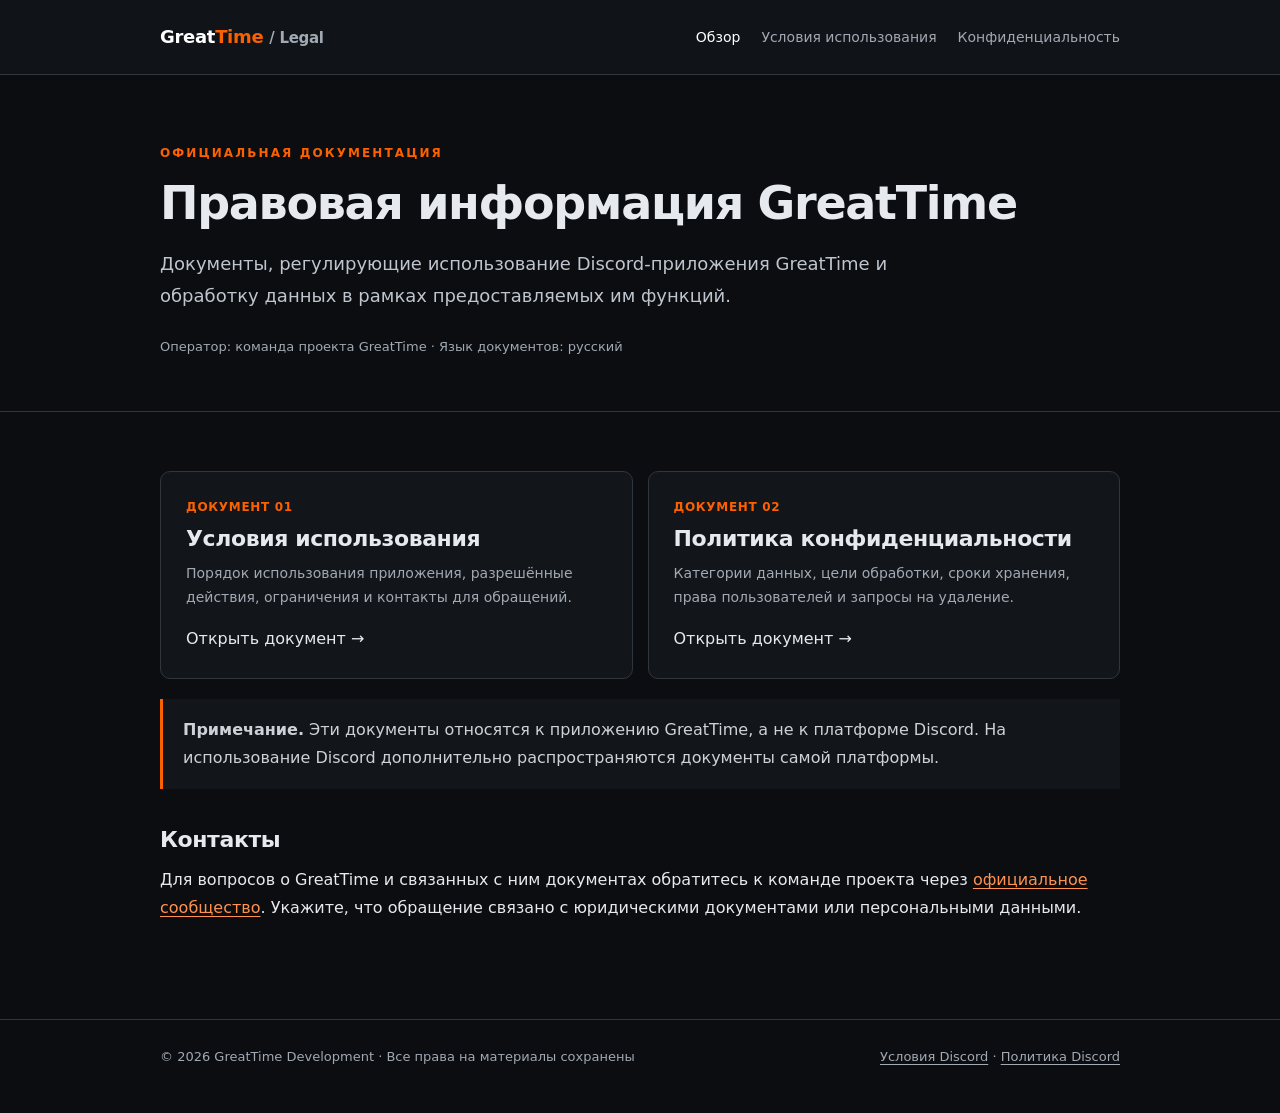
<file: index.html>
<!doctype html><html lang="ru"><head><meta charset="utf-8"><meta name="viewport" content="width=device-width,initial-scale=1"><meta name="description" content="Официальные юридические документы приложения GreatTime для Discord."><title>GreatTime — Правовая информация</title><link rel="stylesheet" href="style.css"></head><body><header class="top"><div class="wrap"><a class="brand" href="index.html">Great<span>Time</span> <small> / Legal</small></a><nav aria-label="Основная навигация"><a aria-current="page" href="index.html">Обзор</a><a href="terms.html">Условия использования</a><a href="privacy.html">Конфиденциальность</a></nav></div></header><main><section class="hero"><div class="wrap"><div class="eyebrow">Официальная документация</div><h1>Правовая информация GreatTime</h1><p class="lead">Документы, регулирующие использование Discord-приложения GreatTime и обработку данных в рамках предоставляемых им функций.</p><p class="meta">Оператор: команда проекта GreatTime · Язык документов: русский</p></div></section><section class="content wrap"><div class="cards"><a class="card" href="terms.html"><div class="tag">Документ 01</div><h2>Условия использования</h2><p>Порядок использования приложения, разрешённые действия, ограничения и контакты для обращений.</p><span>Открыть документ →</span></a><a class="card" href="privacy.html"><div class="tag">Документ 02</div><h2>Политика конфиденциальности</h2><p>Категории данных, цели обработки, сроки хранения, права пользователей и запросы на удаление.</p><span>Открыть документ →</span></a></div><div class="notice"><strong>Примечание.</strong> Эти документы относятся к приложению GreatTime, а не к платформе Discord. На использование Discord дополнительно распространяются документы самой платформы.</div><h2>Контакты</h2><p>Для вопросов о GreatTime и связанных с ним документах обратитесь к команде проекта через <a href="https://discord.gg/greattime" rel="noopener noreferrer">официальное сообщество</a>. Укажите, что обращение связано с юридическими документами или персональными данными.</p></section></main><footer class="footer"><div class="wrap"><span>© 2026 GreatTime Development · Все права на материалы сохранены</span><span><a href="https://discord.com/terms">Условия Discord</a> · <a href="https://discord.com/privacy">Политика Discord</a></span></div></footer></body></html>
</file>
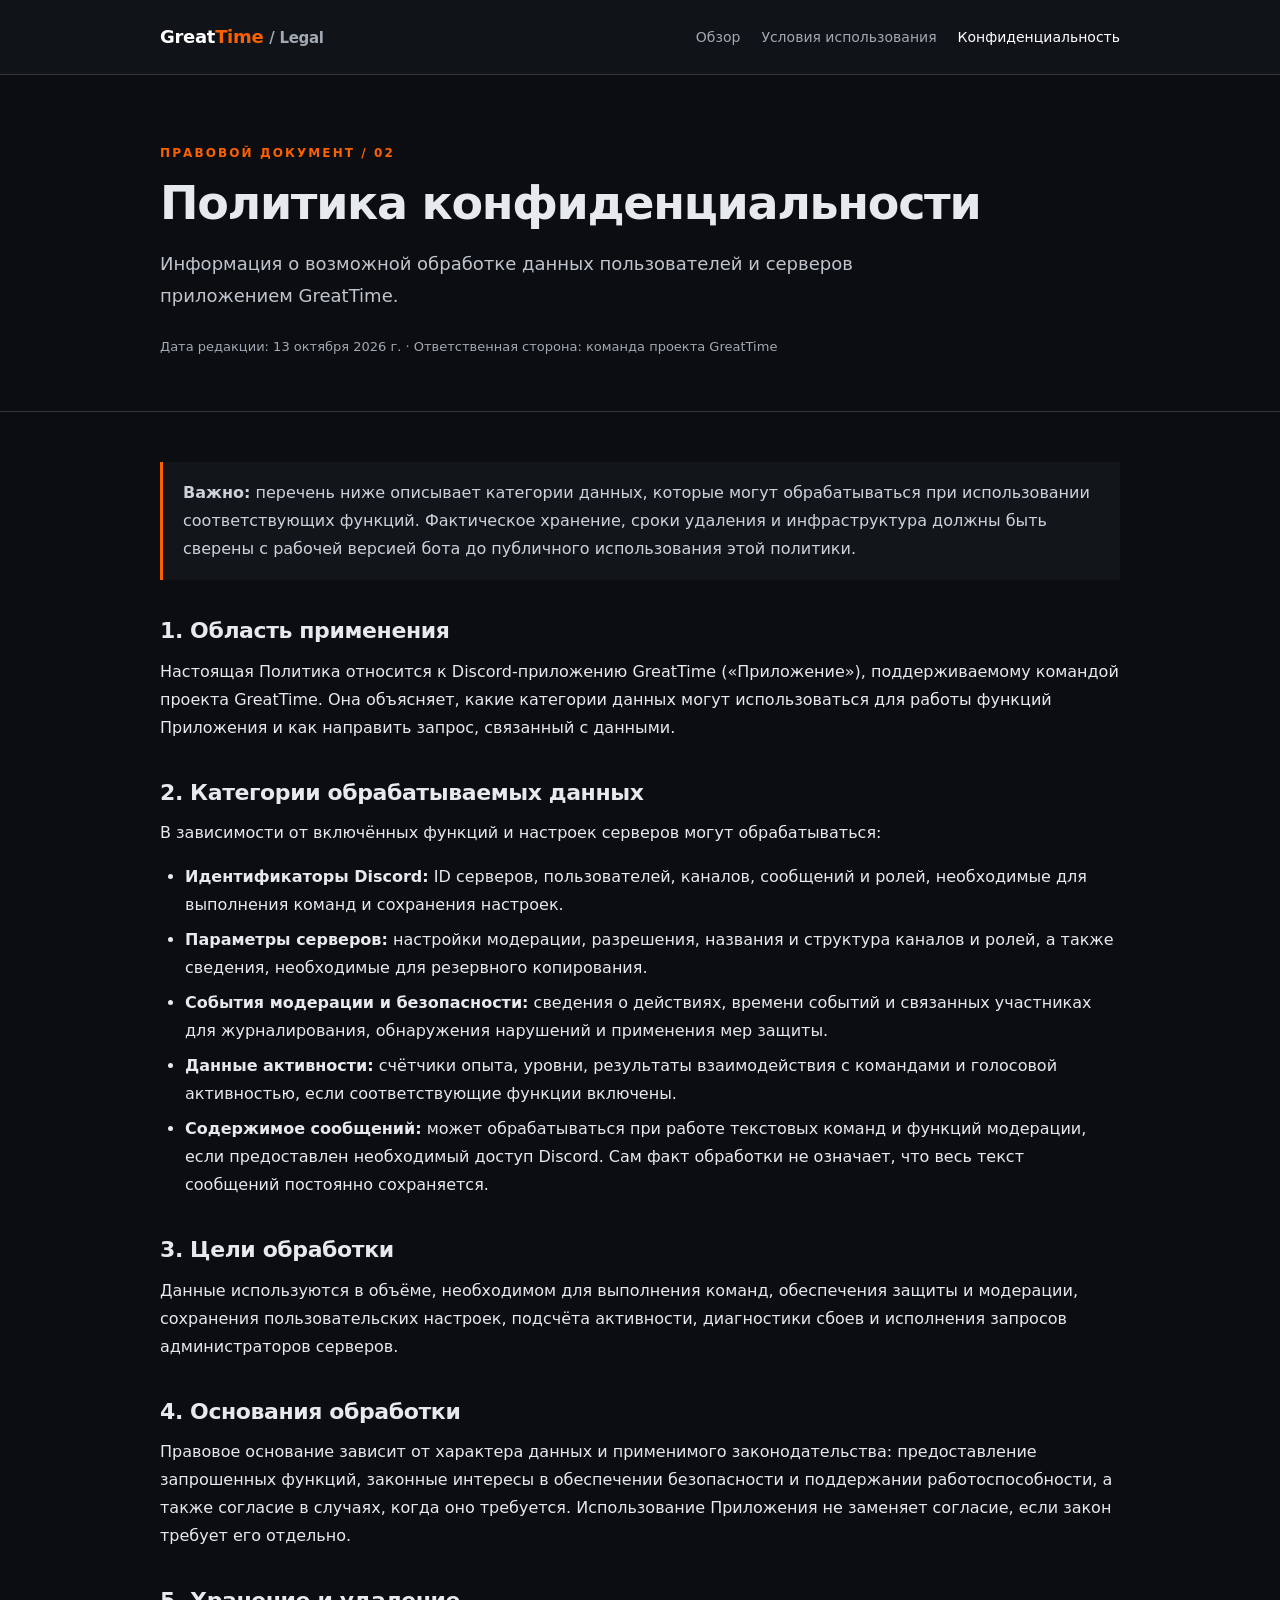
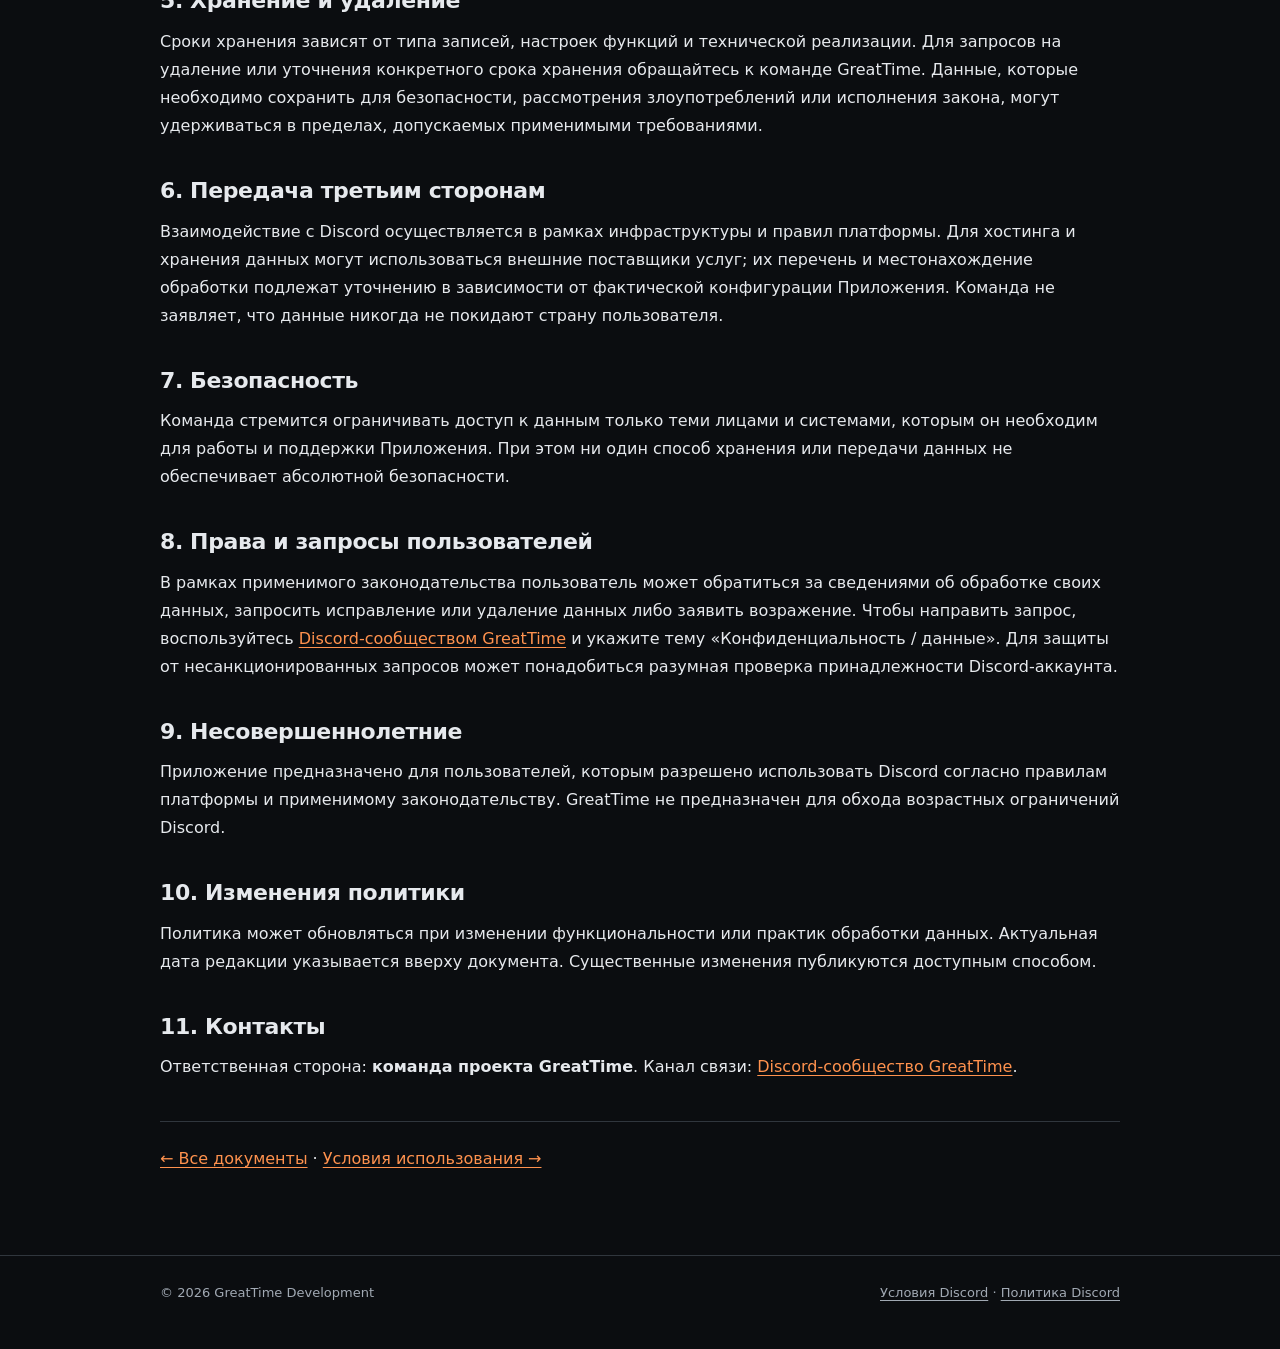
<file: privacy.html>
<!doctype html><html lang="ru"><head><meta charset="utf-8"><meta name="viewport" content="width=device-width,initial-scale=1"><meta name="description" content="Политика конфиденциальности Discord-приложения GreatTime."><title>Политика конфиденциальности — GreatTime</title><link rel="stylesheet" href="style.css"></head><body><header class="top"><div class="wrap"><a class="brand" href="index.html">Great<span>Time</span> <small> / Legal</small></a><nav aria-label="Основная навигация"><a href="index.html">Обзор</a><a href="terms.html">Условия использования</a><a aria-current="page" href="privacy.html">Конфиденциальность</a></nav></div></header><main><section class="hero"><div class="wrap"><div class="eyebrow">Правовой документ / 02</div><h1>Политика конфиденциальности</h1><p class="lead">Информация о возможной обработке данных пользователей и серверов приложением GreatTime.</p><p class="meta">Дата редакции: 13 октября 2026 г. · Ответственная сторона: команда проекта GreatTime</p></div></section><article class="content wrap"><div class="notice"><strong>Важно:</strong> перечень ниже описывает категории данных, которые могут обрабатываться при использовании соответствующих функций. Фактическое хранение, сроки удаления и инфраструктура должны быть сверены с рабочей версией бота до публичного использования этой политики.</div><h2>1. Область применения</h2><p>Настоящая Политика относится к Discord-приложению GreatTime («Приложение»), поддерживаемому командой проекта GreatTime. Она объясняет, какие категории данных могут использоваться для работы функций Приложения и как направить запрос, связанный с данными.</p><h2>2. Категории обрабатываемых данных</h2><p>В зависимости от включённых функций и настроек серверов могут обрабатываться:</p><ul><li><strong>Идентификаторы Discord:</strong> ID серверов, пользователей, каналов, сообщений и ролей, необходимые для выполнения команд и сохранения настроек.</li><li><strong>Параметры серверов:</strong> настройки модерации, разрешения, названия и структура каналов и ролей, а также сведения, необходимые для резервного копирования.</li><li><strong>События модерации и безопасности:</strong> сведения о действиях, времени событий и связанных участниках для журналирования, обнаружения нарушений и применения мер защиты.</li><li><strong>Данные активности:</strong> счётчики опыта, уровни, результаты взаимодействия с командами и голосовой активностью, если соответствующие функции включены.</li><li><strong>Содержимое сообщений:</strong> может обрабатываться при работе текстовых команд и функций модерации, если предоставлен необходимый доступ Discord. Сам факт обработки не означает, что весь текст сообщений постоянно сохраняется.</li></ul><h2>3. Цели обработки</h2><p>Данные используются в объёме, необходимом для выполнения команд, обеспечения защиты и модерации, сохранения пользовательских настроек, подсчёта активности, диагностики сбоев и исполнения запросов администраторов серверов.</p><h2>4. Основания обработки</h2><p>Правовое основание зависит от характера данных и применимого законодательства: предоставление запрошенных функций, законные интересы в обеспечении безопасности и поддержании работоспособности, а также согласие в случаях, когда оно требуется. Использование Приложения не заменяет согласие, если закон требует его отдельно.</p><h2>5. Хранение и удаление</h2><p>Сроки хранения зависят от типа записей, настроек функций и технической реализации. Для запросов на удаление или уточнения конкретного срока хранения обращайтесь к команде GreatTime. Данные, которые необходимо сохранить для безопасности, рассмотрения злоупотреблений или исполнения закона, могут удерживаться в пределах, допускаемых применимыми требованиями.</p><h2>6. Передача третьим сторонам</h2><p>Взаимодействие с Discord осуществляется в рамках инфраструктуры и правил платформы. Для хостинга и хранения данных могут использоваться внешние поставщики услуг; их перечень и местонахождение обработки подлежат уточнению в зависимости от фактической конфигурации Приложения. Команда не заявляет, что данные никогда не покидают страну пользователя.</p><h2>7. Безопасность</h2><p>Команда стремится ограничивать доступ к данным только теми лицами и системами, которым он необходим для работы и поддержки Приложения. При этом ни один способ хранения или передачи данных не обеспечивает абсолютной безопасности.</p><h2>8. Права и запросы пользователей</h2><p>В рамках применимого законодательства пользователь может обратиться за сведениями об обработке своих данных, запросить исправление или удаление данных либо заявить возражение. Чтобы направить запрос, воспользуйтесь <a href="https://discord.gg/greattime" rel="noopener noreferrer">Discord-сообществом GreatTime</a> и укажите тему «Конфиденциальность / данные». Для защиты от несанкционированных запросов может понадобиться разумная проверка принадлежности Discord-аккаунта.</p><h2>9. Несовершеннолетние</h2><p>Приложение предназначено для пользователей, которым разрешено использовать Discord согласно правилам платформы и применимому законодательству. GreatTime не предназначен для обхода возрастных ограничений Discord.</p><h2>10. Изменения политики</h2><p>Политика может обновляться при изменении функциональности или практик обработки данных. Актуальная дата редакции указывается вверху документа. Существенные изменения публикуются доступным способом.</p><h2>11. Контакты</h2><p>Ответственная сторона: <strong>команда проекта GreatTime</strong>. Канал связи: <a href="https://discord.gg/greattime" rel="noopener noreferrer">Discord-сообщество GreatTime</a>.</p><div class="contact"><a href="index.html">← Все документы</a> · <a href="terms.html">Условия использования →</a></div></article></main><footer class="footer"><div class="wrap"><span>© 2026 GreatTime Development</span><span><a href="https://discord.com/terms">Условия Discord</a> · <a href="https://discord.com/privacy">Политика Discord</a></span></div></footer></body></html>
</file>
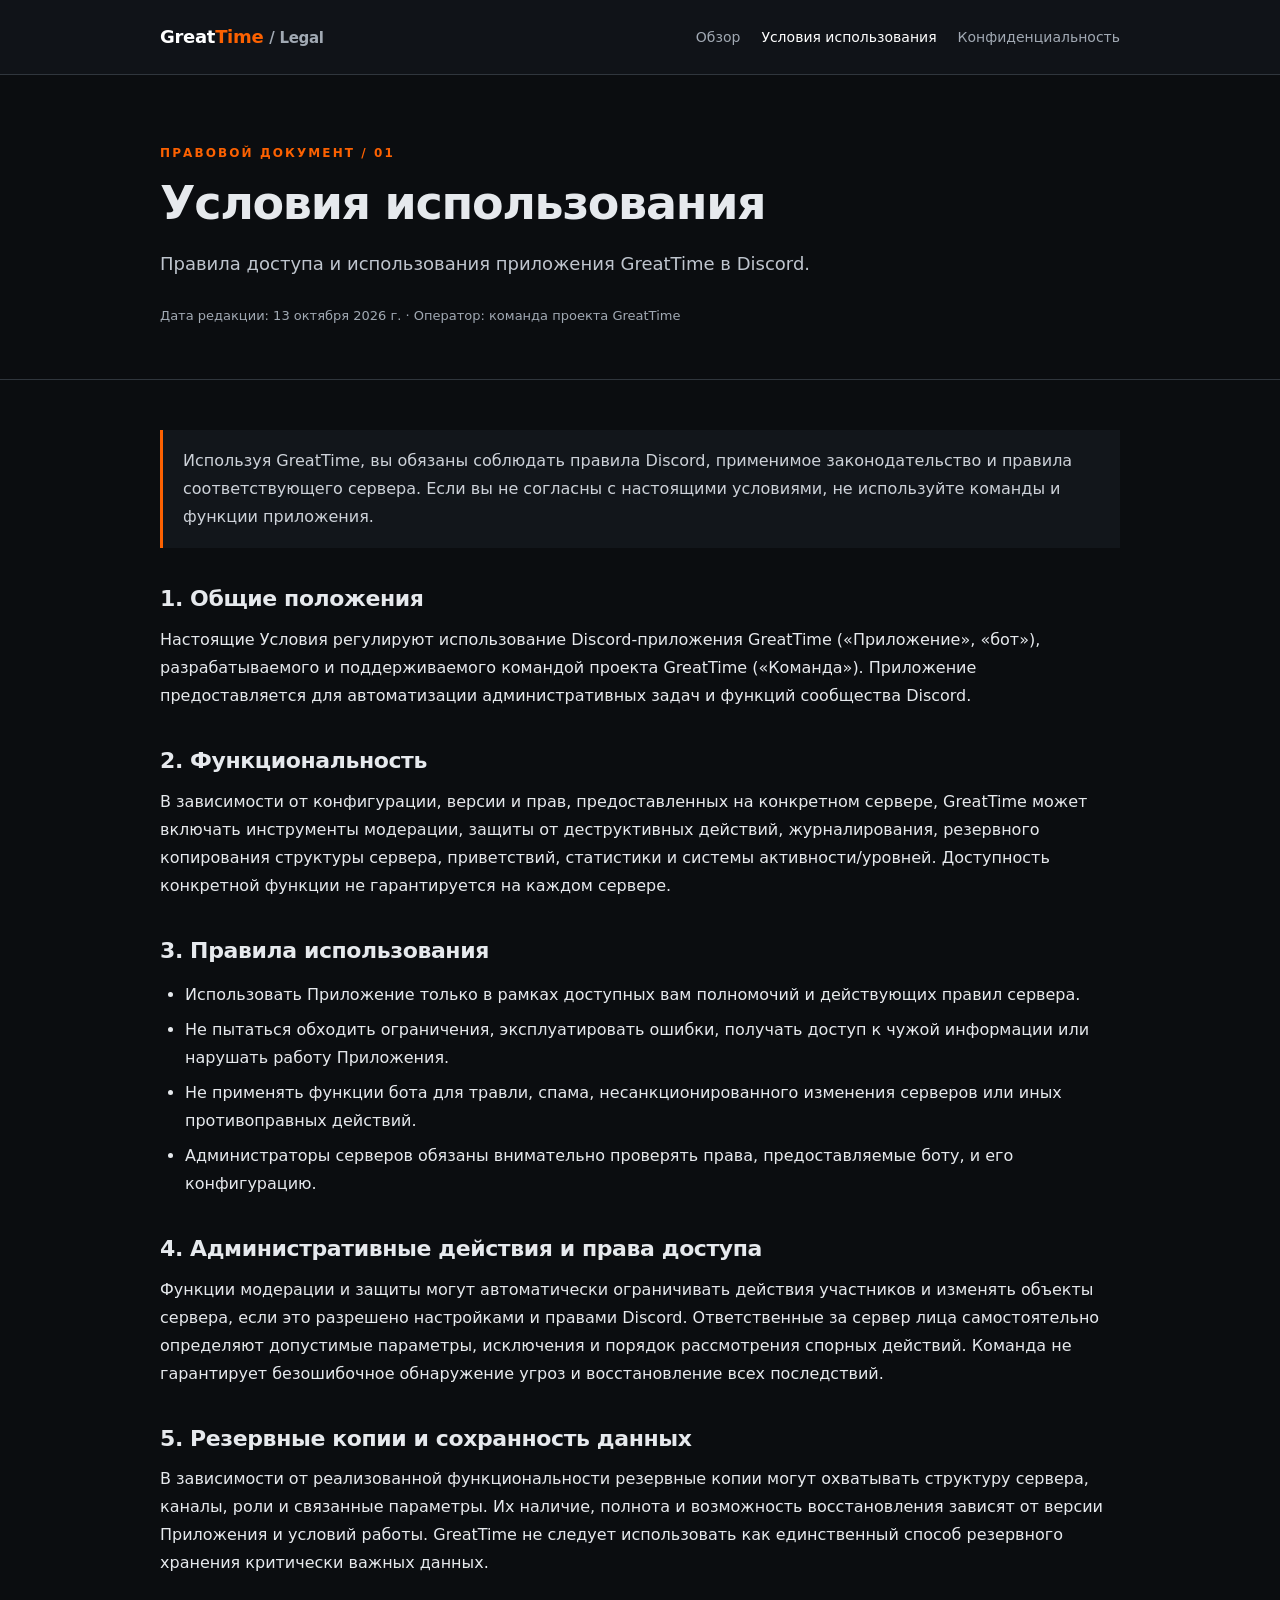
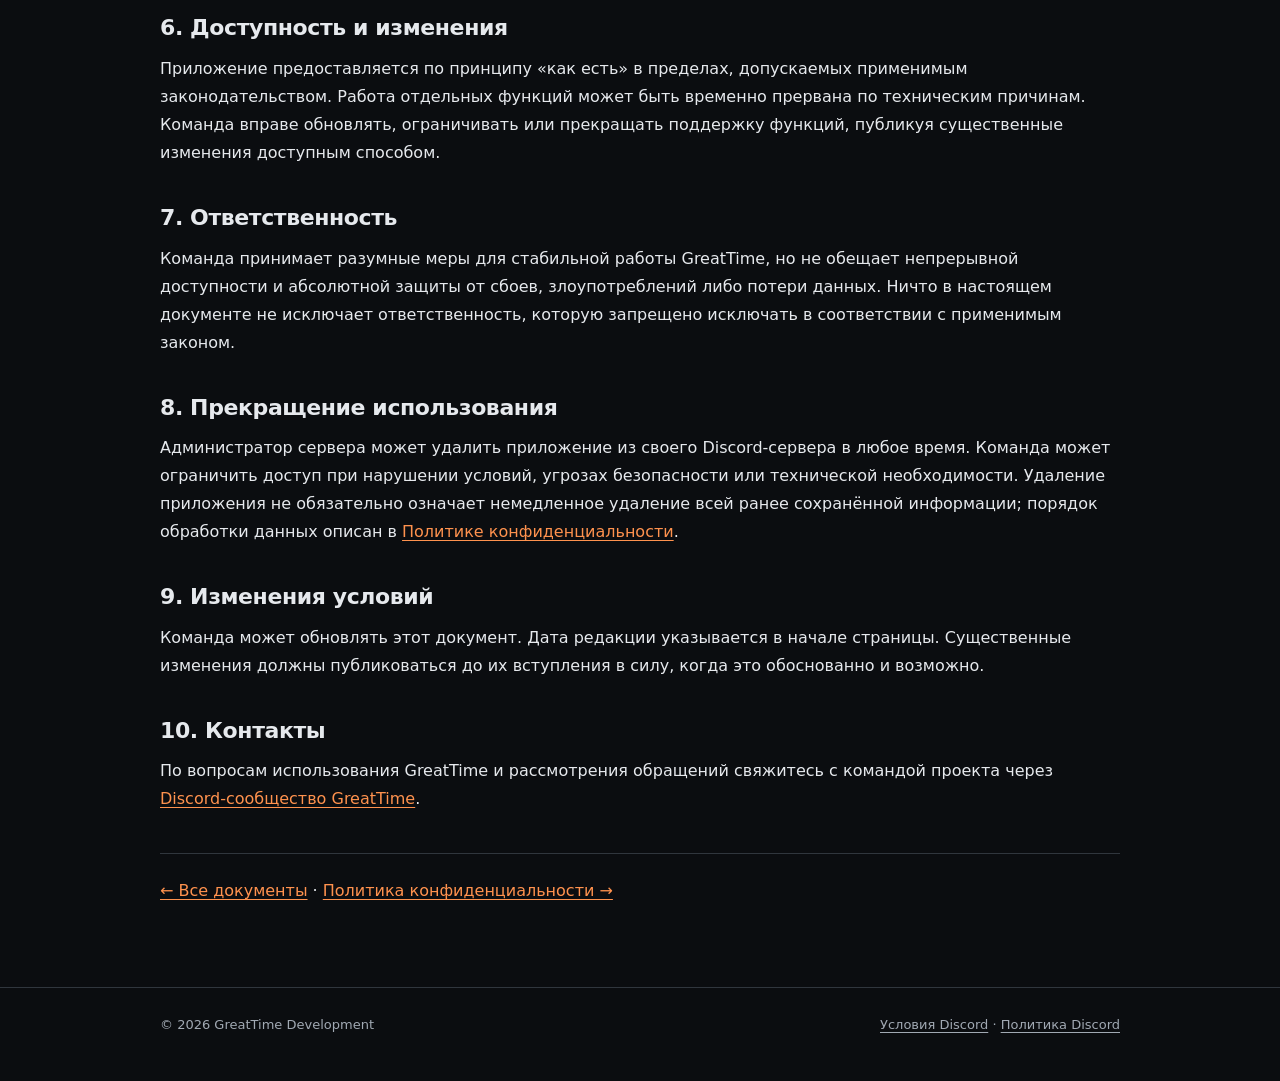
<file: terms.html>
<!doctype html><html lang="ru"><head><meta charset="utf-8"><meta name="viewport" content="width=device-width,initial-scale=1"><meta name="description" content="Условия использования Discord-бота GreatTime."><title>Условия использования — GreatTime</title><link rel="stylesheet" href="style.css"></head><body><header class="top"><div class="wrap"><a class="brand" href="index.html">Great<span>Time</span> <small> / Legal</small></a><nav aria-label="Основная навигация"><a href="index.html">Обзор</a><a aria-current="page" href="terms.html">Условия использования</a><a href="privacy.html">Конфиденциальность</a></nav></div></header><main><section class="hero"><div class="wrap"><div class="eyebrow">Правовой документ / 01</div><h1>Условия использования</h1><p class="lead">Правила доступа и использования приложения GreatTime в Discord.</p><p class="meta">Дата редакции: 13 октября 2026 г. · Оператор: команда проекта GreatTime</p></div></section><article class="content wrap"><div class="notice">Используя GreatTime, вы обязаны соблюдать правила Discord, применимое законодательство и правила соответствующего сервера. Если вы не согласны с настоящими условиями, не используйте команды и функции приложения.</div><h2>1. Общие положения</h2><p>Настоящие Условия регулируют использование Discord-приложения GreatTime («Приложение», «бот»), разрабатываемого и поддерживаемого командой проекта GreatTime («Команда»). Приложение предоставляется для автоматизации административных задач и функций сообщества Discord.</p><h2>2. Функциональность</h2><p>В зависимости от конфигурации, версии и прав, предоставленных на конкретном сервере, GreatTime может включать инструменты модерации, защиты от деструктивных действий, журналирования, резервного копирования структуры сервера, приветствий, статистики и системы активности/уровней. Доступность конкретной функции не гарантируется на каждом сервере.</p><h2>3. Правила использования</h2><ul><li>Использовать Приложение только в рамках доступных вам полномочий и действующих правил сервера.</li><li>Не пытаться обходить ограничения, эксплуатировать ошибки, получать доступ к чужой информации или нарушать работу Приложения.</li><li>Не применять функции бота для травли, спама, несанкционированного изменения серверов или иных противоправных действий.</li><li>Администраторы серверов обязаны внимательно проверять права, предоставляемые боту, и его конфигурацию.</li></ul><h2>4. Административные действия и права доступа</h2><p>Функции модерации и защиты могут автоматически ограничивать действия участников и изменять объекты сервера, если это разрешено настройками и правами Discord. Ответственные за сервер лица самостоятельно определяют допустимые параметры, исключения и порядок рассмотрения спорных действий. Команда не гарантирует безошибочное обнаружение угроз и восстановление всех последствий.</p><h2>5. Резервные копии и сохранность данных</h2><p>В зависимости от реализованной функциональности резервные копии могут охватывать структуру сервера, каналы, роли и связанные параметры. Их наличие, полнота и возможность восстановления зависят от версии Приложения и условий работы. GreatTime не следует использовать как единственный способ резервного хранения критически важных данных.</p><h2>6. Доступность и изменения</h2><p>Приложение предоставляется по принципу «как есть» в пределах, допускаемых применимым законодательством. Работа отдельных функций может быть временно прервана по техническим причинам. Команда вправе обновлять, ограничивать или прекращать поддержку функций, публикуя существенные изменения доступным способом.</p><h2>7. Ответственность</h2><p>Команда принимает разумные меры для стабильной работы GreatTime, но не обещает непрерывной доступности и абсолютной защиты от сбоев, злоупотреблений либо потери данных. Ничто в настоящем документе не исключает ответственность, которую запрещено исключать в соответствии с применимым законом.</p><h2>8. Прекращение использования</h2><p>Администратор сервера может удалить приложение из своего Discord-сервера в любое время. Команда может ограничить доступ при нарушении условий, угрозах безопасности или технической необходимости. Удаление приложения не обязательно означает немедленное удаление всей ранее сохранённой информации; порядок обработки данных описан в <a href="privacy.html">Политике конфиденциальности</a>.</p><h2>9. Изменения условий</h2><p>Команда может обновлять этот документ. Дата редакции указывается в начале страницы. Существенные изменения должны публиковаться до их вступления в силу, когда это обоснованно и возможно.</p><h2>10. Контакты</h2><p>По вопросам использования GreatTime и рассмотрения обращений свяжитесь с командой проекта через <a href="https://discord.gg/greattime" rel="noopener noreferrer">Discord-сообщество GreatTime</a>.</p><div class="contact"><a href="index.html">← Все документы</a> · <a href="privacy.html">Политика конфиденциальности →</a></div></article></main><footer class="footer"><div class="wrap"><span>© 2026 GreatTime Development</span><span><a href="https://discord.com/terms">Условия Discord</a> · <a href="https://discord.com/privacy">Политика Discord</a></span></div></footer></body></html>
</file>
<file: style.css>
:root{color-scheme:dark;--bg:#0b0d10;--panel:#12161b;--line:#30363d;--fg:#e6e9ed;--sub:#a1a9b3;--accent:#fc6101}*{box-sizing:border-box}html{scroll-behavior:smooth}body{margin:0;background:var(--bg);color:var(--fg);font:16px/1.75 system-ui,-apple-system,'Segoe UI',Arial,sans-serif}a{color:#ff924e;text-underline-offset:3px}a:hover{color:#ffc49f}.wrap{width:min(960px,calc(100% - 42px));margin:auto}.top{border-bottom:1px solid var(--line);background:#101318}.top .wrap{min-height:74px;display:flex;justify-content:space-between;gap:20px;align-items:center}.brand{font-weight:760;font-size:18px;letter-spacing:-.3px;text-decoration:none;color:#fff}.brand span{color:var(--accent)}nav{display:flex;gap:21px;flex-wrap:wrap}nav a{font-size:14px;color:var(--sub);text-decoration:none}nav a[aria-current=page]{color:#fff}.hero{padding:68px 0 37px;border-bottom:1px solid var(--line)}.eyebrow{color:var(--accent);text-transform:uppercase;font-size:12px;letter-spacing:2.1px;font-weight:750}h1{font-size:clamp(31px,5vw,46px);line-height:1.2;letter-spacing:-1.3px;margin:12px 0 17px}h2{font-size:22px;line-height:1.3;margin:37px 0 12px;letter-spacing:-.4px}h3{font-size:17px;margin:24px 0 6px}p{margin:0 0 15px}small,.muted{color:var(--sub)}.lead{font-size:18px;color:#bfc5ce;max-width:790px}.meta{margin-top:25px;color:var(--sub);font-size:13px}.content{padding:30px 0 82px}.content ul{padding-left:25px}.content li{margin:7px 0}.notice{border-left:3px solid var(--accent);background:var(--panel);padding:17px 20px;margin:20px 0 28px;color:#cdd2d9}.cards{display:grid;grid-template-columns:repeat(2,minmax(0,1fr));gap:15px;margin-top:29px}.card{padding:25px;background:var(--panel);border:1px solid var(--line);border-radius:10px;text-decoration:none;color:var(--fg)}.card:hover{border-color:#b54c10}.card h2{margin:7px 0 7px}.card p{color:var(--sub);font-size:14px}.tag{color:var(--accent);font-size:12px;font-weight:750;letter-spacing:.7px;text-transform:uppercase}.footer{border-top:1px solid var(--line);padding:26px 0 44px;color:var(--sub);font-size:13px}.footer .wrap{display:flex;justify-content:space-between;gap:18px;flex-wrap:wrap}.footer a{color:var(--sub)}.anchor{color:var(--accent);font-size:12px;margin-left:9px;text-decoration:none}.contact{border-top:1px solid var(--line);margin-top:40px;padding-top:23px}@media(max-width:620px){.top .wrap{align-items:flex-start;flex-direction:column;gap:3px;padding:17px 0}nav{gap:15px}.hero{padding:48px 0 29px}.cards{grid-template-columns:1fr}}
</file>
